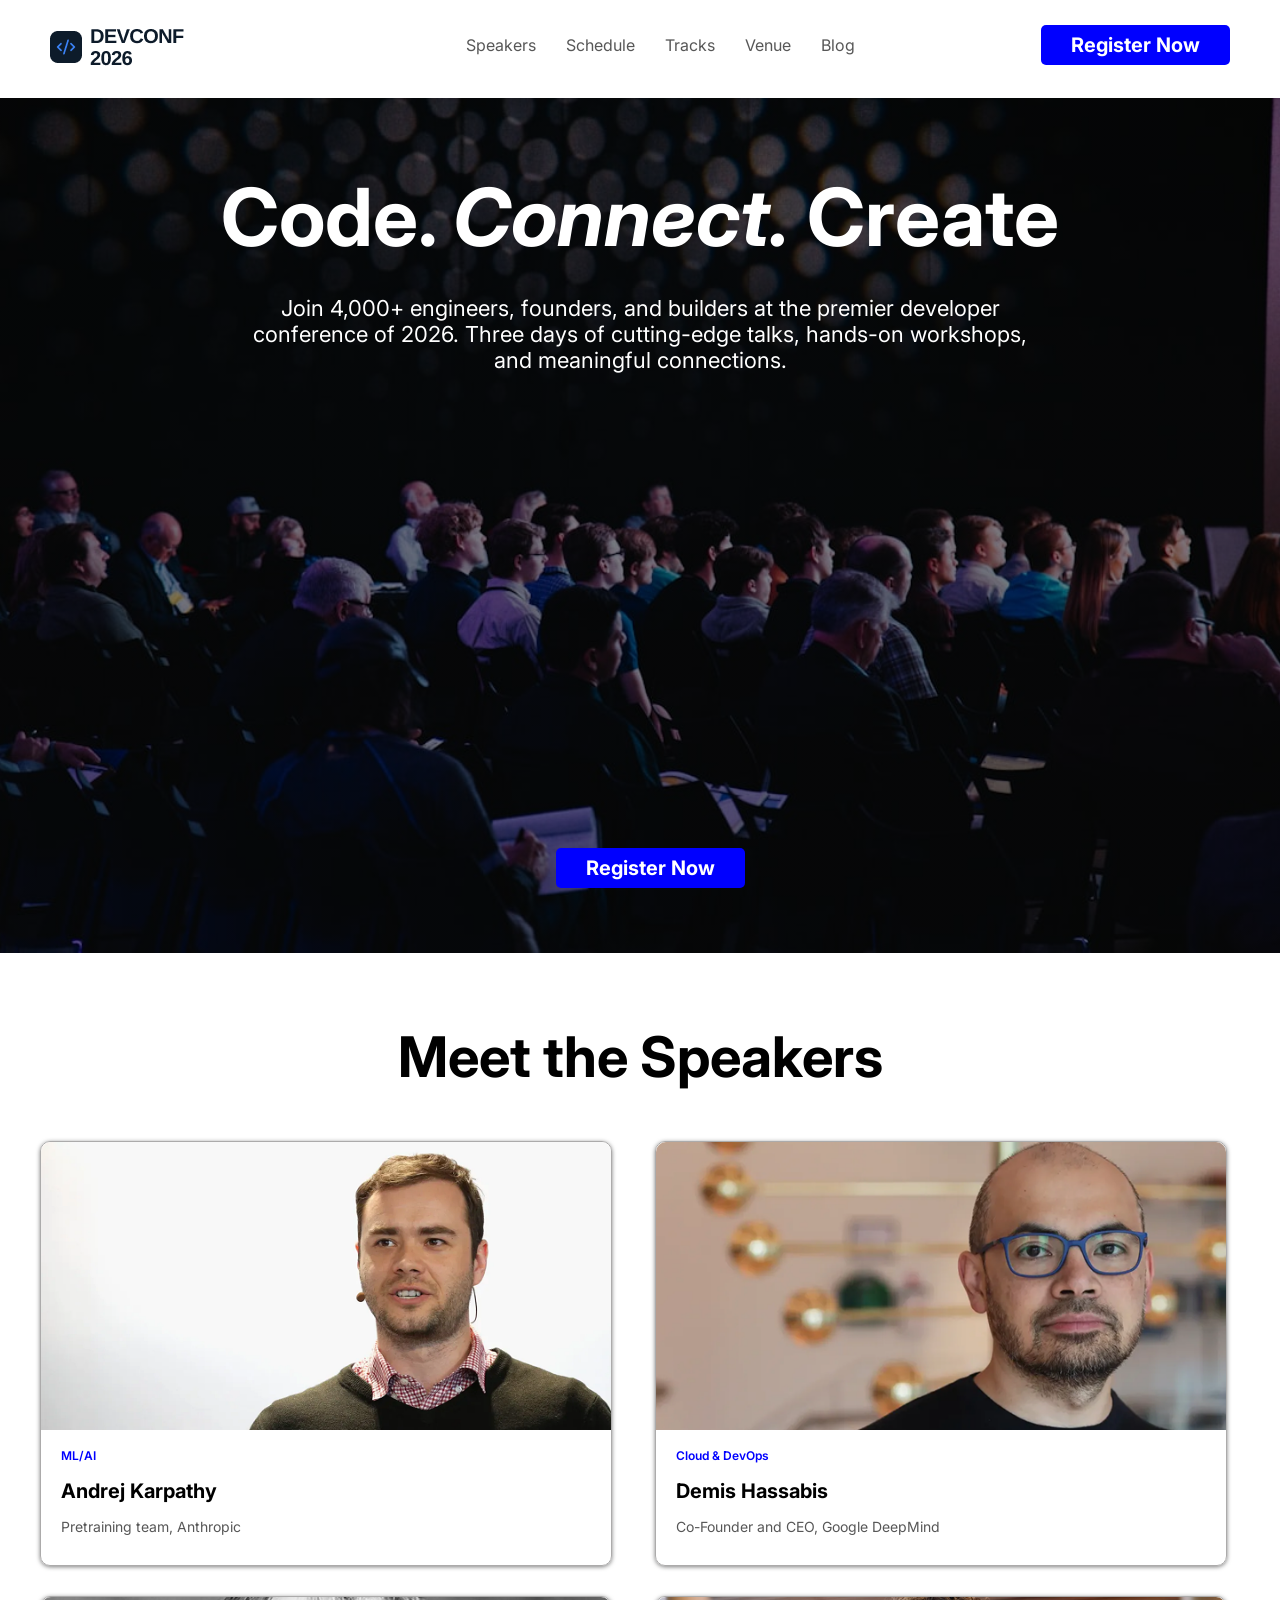
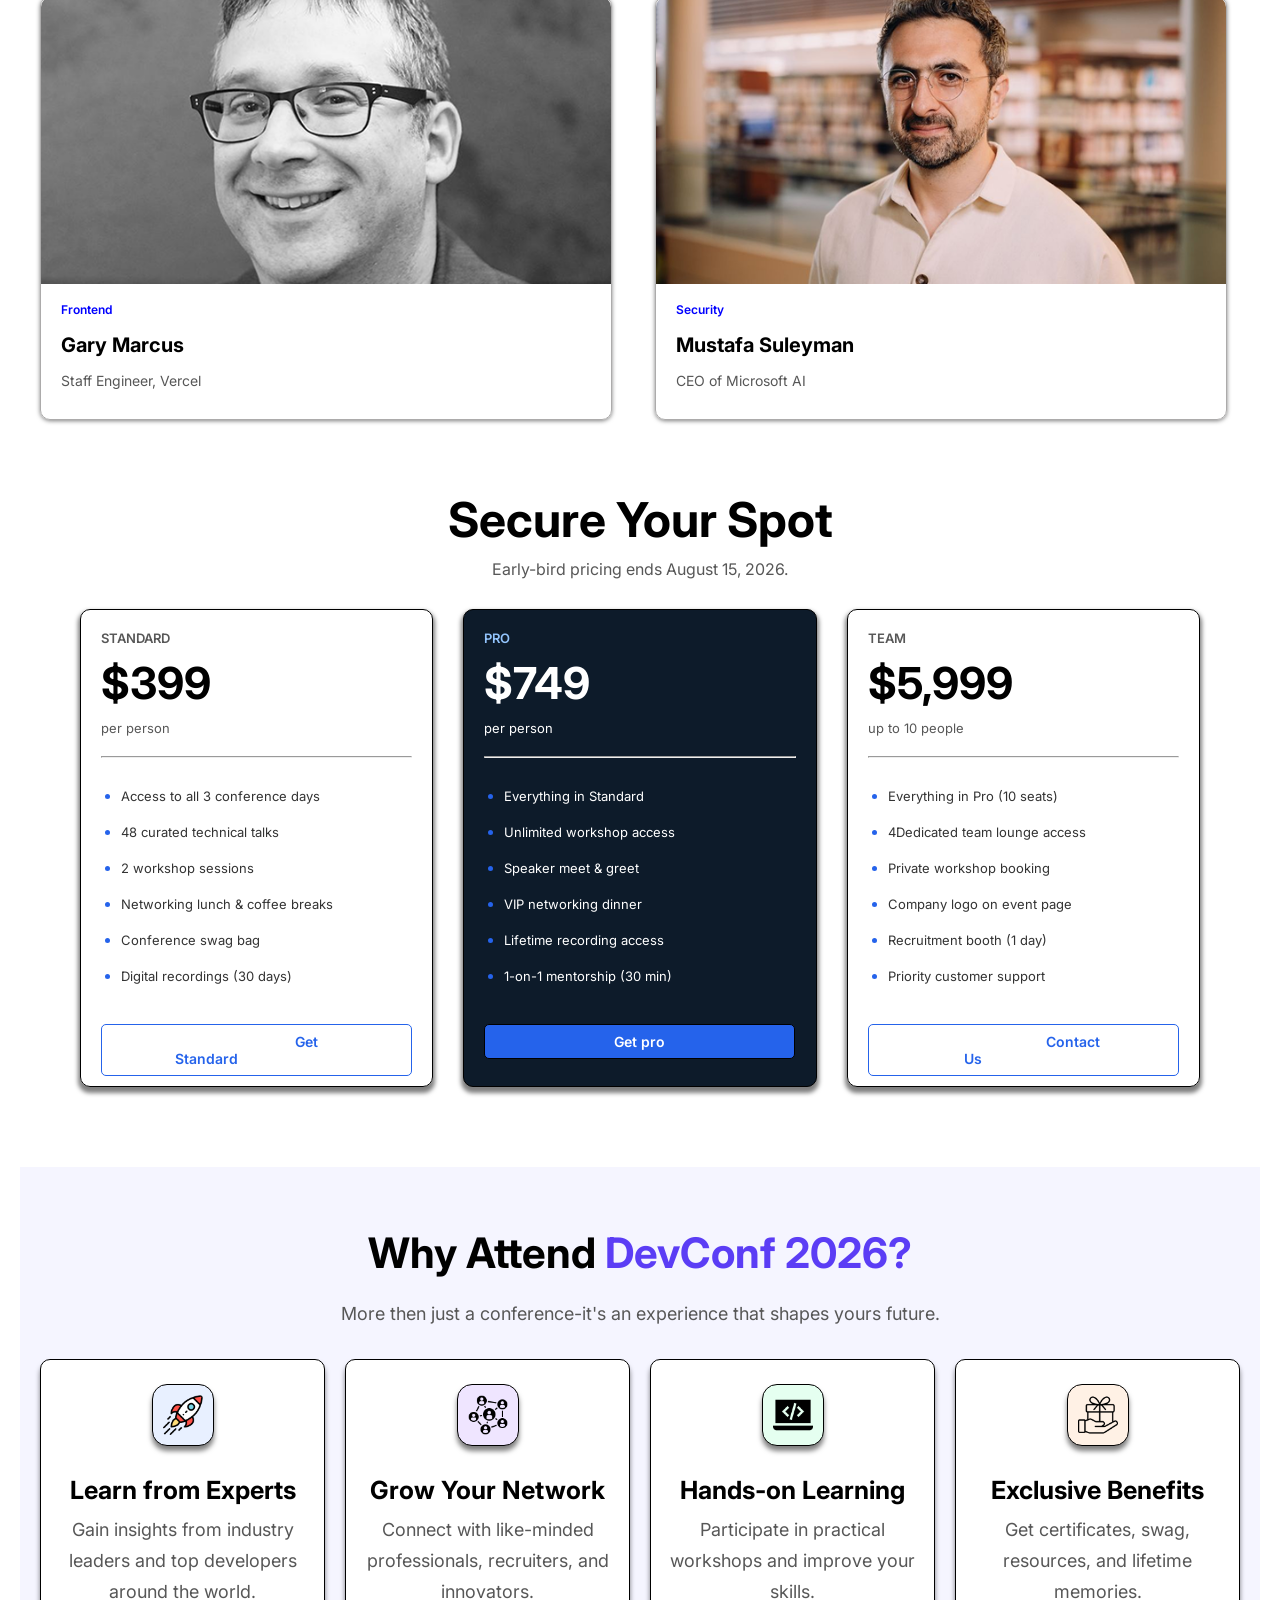
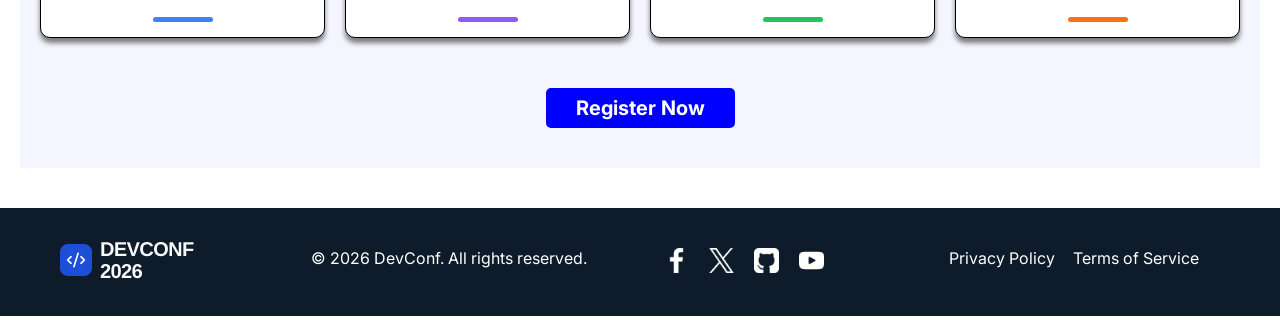
<file: index.html>
<!DOCTYPE html>
<html lang="en">
<head>
    <meta charset="UTF-8">
    <meta name="viewport" content="width=device-width, initial-scale=1.0">
    <title>DevConf2026</title>
    <link rel="stylesheet" href="./style.css">

    <link rel="preconnect" href="https://fonts.googleapis.com">
<link rel="preconnect" href="https://fonts.gstatic.com" crossorigin>
<link href="https://fonts.googleapis.com/css2?family=Inter:ital,opsz,wght@0,14..32,100..900;1,14..32,100..900&display=swap" rel="stylesheet">
</head>
<body>
                <!-- progect start  -->

    <header class="container styke">
    <!-- navber start -->
        <nav class="nav">
            <div class="logo">
                <a href="index.html"><img src="./image/logo.png" alt="Logo"></a>
            </div>
            <div class="menu">
                <ul>
                    <li><a href="speakers">Speakers</a></li>
                    <li><a href="schedule">Schedule</a></li>
                    <li><a href="tracks">Tracks</a></li>
                    <li><a href="venue">Venue</a></li>
                    <li><a href="blog">Blog</a></li>
                </ul> 
            </div>
            <div class="button">
                <button class="common-btn nav-btn"><a href="#">Register Now</a></button>
            </div>
        </nav>
    </header>
 <!-- nav end  -->
<!-- baner part start -->
    <section class="baner">
        
        <div class="container">
            <div class="baner-text">
                <h1>Code. <em>Connect.</em> Create</h1>
                <p>Join 4,000+ engineers, founders, and builders at the premier developer conference of 2026. Three days of cutting-edge talks, hands-on workshops, and meaningful connections.</p>
                <button class="common-btn baner-btn"><a href="#">Register Now</a></button>
            </div>
        </div>
        
    </section>
<!-- baner end -->

<!-- meet part -->

<section class="meet-part">
    <div class="container">
        <div class="meet-text">
            <h2>
                Meet the Speakers
            </h2>
        </div>

        <!-- meet-card part -->
         <div class="meet-card">
            <div class="card">
                <img src="./image/andrej.png" alt=""><br>
                <div class="card-info">
                    <span class="info">ML/AI</span>
                    <h4>Andrej Karpathy</h4>
                    <p>Pretraining team, Anthropic</p>
                </div>
            </div>
            <div class="card">
                <img src="./image/demis.png" alt=""><br>
                <div class="card-info">
                    <span class="info">Cloud & DevOps</span>
                    <h4>Demis Hassabis</h4>
                    <p>Co-Founder and CEO, Google DeepMind</p>
                </div>
            </div>
            <div class="card">
                <img src="./image/gary.png" alt=""><br>
                <div class="card-info">
                    <span class="info">Frontend</span>
                    <h4>Gary Marcus</h4>
                    <p>Staff Engineer, Vercel</p>
                </div>
            </div>
            <div class="card">
                <img src="./image/mustafa.png" alt=""><br>
                <div class="card-info">
                    <span class="info">Security</span>
                    <h4>Mustafa Suleyman</h4>
                    <p>CEO of Microsoft AI</p>
                </div>
            </div>
        </div>
    </div>

</section>

<!-- meet part end -->


<!-- prize part -->

<section class="container">
    <div class="prize-part">
        <div class="prize-hading">
            <h2>
                Secure Your Spot</h2>
            <p>Early-bird pricing ends August 15, 2026.</p>
        </div>
        <!-- card  -->
        <div class="prize-card">
            <div class="prize">
                <p class="pp">Standard</p>
                <h4>$399</h4>
                <p>per person</p>
                <hr>
                <ul>
                    <li><p>Access to all 3 conference days</p></li>
                    <li><p>48 curated technical talks</p></li>
                    <li><p>2 workshop sessions</p></li>
                    <li><p>Networking lunch & coffee breaks</p></li>
                    <li><p>Conference swag bag</p></li>
                    <li><p>Digital recordings (30 days)</p></li>
                </ul>
                <button class="common-btn prize-btn"><a href="#">Get Standard</a></button>
            </div>
            <div class="prize card-2">
                <p class="pp card-2-p">Pro</p>
                <h4 class="card-prize-2-text">$749</h4>
                <p class="card-prize-2-text">per person</p>
                <hr>
                <ul class="card-prize-2-ul">
                    <li><p>Everything in Standard</p></li>
                    <li><p>Unlimited workshop access</p></li>
                    <li><p>Speaker meet & greet</p></li>
                    <li><p>VIP networking dinner</p></li>
                    <li><p>Lifetime recording access</p></li>
                    <li><p>1-on-1 mentorship (30 min)</p></li>
                </ul>
                <button class="common-btn prize-btn card-2-btn"><a href="#">Get pro</a></button>
            </div>
            <div class="prize">
                <p class="pp">Team</p>
                <h4>$5,999</h4>
                <p>up to 10 people</p>
                <hr>
                <ul>
                    <li><p>Everything in Pro (10 seats)</p></li>
                    <li><p>4Dedicated team lounge access</p></li>
                    <li><p>Private workshop booking</p></li>
                    <li><p>Company logo on event page</p></li>
                    <li><p>Recruitment booth (1 day)</p></li>
                    <li><p>Priority customer support</p></li>
                </ul>
                <button class="common-btn prize-btn card-3-btn"><a href="#">Contact Us</a></button>
            </div>
        </div>
    </div>
</section>

<!-- Prize end  -->

 <!-- Something Missing part start -->
<!-- why Attend devconf 2026  -->

<section class="container why-dev-body">
    <div class="why-dev-text">
        <h3>Why Attend <span class="why-ha">DevConf 2026?</span></h3>
        <p>More then just a conference-it's an experience that shapes yours future.</p>
    </div>
    <!-- why dev card part -->
    <div class="why-dev-card">
        <div class="why-card">
            <div class="dev-img">
                <img src="./image/startup.png" alt="">
            </div>
            <h5>Learn from Experts</h5>
            <p>Gain insights from industry leaders and top developers around the world.</p>
            <div class="line blue-line"></div>
        </div>
        <div class="why-card">
            <div class="dev-img purple">
                <img src="./image/community.png" alt="">
            </div>
            <h5>Grow Your Network</h5>
            <p>Connect with like-minded professionals, recruiters, and innovators.</p>
            <div class="line purple-line"></div>
        </div>
        <div class="why-card">
            <div class="dev-img green">
                <img src="./image/coding.png" alt="">
            </div>
            <h5>Hands-on Learning</h5>
            <p>Participate in practical workshops and improve your skills.</p>
            <div class="line green-line"></div>
        </div>
        <div class="why-card orange">
            <div class="dev-img">
                <img src="./image/gift-box.png" alt="">
            </div>
            <h5>Exclusive Benefits</h5>
            <p>Get certificates, swag, resources, and lifetime memories.</p>
            <div class="line orange-line"></div>
        </div>
    </div>
    <button class="common-btn why-btn"><a href="#">Register Now</a></button>
</section>

<!-- Something Missing part end  -->


<!-- footer part start  -->

<footer class="footer-part">
    <div class="container">
        <div class="footer-item"> 
            <div class="footer-img">
                <a href="index.html">
                    <img src="./image/footer-logo.png" alt="footer logo">
                </a>
            </div>
            <div class="footer-copyright">
                <p>© 2026 DevConf. All rights reserved.</p>
            </div>
            <div class="footer-icon">
                <div class="footer-icon-img">
                    <a href="https://www.facebook.com/" target="_blank">
                        <img src="./image/facebook-app-symbol.png" alt="facebook">
                    </a>
                    <a href="https://x.com/" target="_blank">
                        <img src="./image/twitter.png" alt="twitter">
                    </a>
                    <a href="https://github.com/" target="_blank">
                        <img src="./image/github-sign.png" alt="git hub">
                    </a>
                    <a href="https://www.youtube.com/" target="_blank">
                        <img src="./image/youtube.png" alt="youtube">

                    </a>
                </div>
            </div>
            <div class="footer-police">
                
                    <li><a href="#">Privacy Policy</a></li>
                    <li><a href="#">Terms of Service</a></li>
                
            </div>
        </div>
    </div>

</footer>
                                    <!-- progect End -->

</body>
</html>
</file>
<file: style.css>
*{
    font-family: "Inter", sans-serif;
    margin: 0;
    padding: 0;
    list-style: none;
}
a{
    text-decoration: none;
}

p{
    color: #575757;
}
.container{
    max-width: 1200px;
    margin: auto;
}
.common-btn{
    padding: 8px 10px;
    border-radius: 5px;
    font-weight: bold;
    font-size: 20px;
    border: none; 
    background-color: blue;   
}

header{
  position: sticky;
  top: 0;
  z-index: 1000;
  background: #fff;
}
.nav{
    margin: 15px 0px;
    display: flex;
    justify-content: space-between;
}
.logo{
    width: 250px;
}
.logo img{
    margin: 10px;
}
.menu{
    margin: 10px;
}
.menu ul{
    display: flex;
    justify-content: space-between;
    gap:10px;
    text-align: center;
    padding: 10px;
    
}
.menu ul li a{
    font-weight: 400;
    font-size: 16px;
    color: #575757;
    gap: 20px;
    margin: 0px 10px;
}
.menu ul li:hover a{
    color:blue;
}
.nav-btn{
    margin: 10px;
}
.common-btn a{
    padding: 0px 20px;
    color: #ffffff;
    
}

.button:hover .nav-btn{
    background: orange;
    color: black;
}

/* navber end  */


/* baner part start  */

.baner{
    background-image: linear-gradient(rgba(0, 0, 0, 0.5), rgba(0, 0, 0, 0.5)), 
                    url('./image/banner.jpg');
    background-size: cover;
    background-repeat: no-repeat;
    background-position: center;
    height: 100%;
}
.baner-text{
    margin: auto;
    color: #ffffff;
    
}
.baner-text h1{
    font-size: 80px;
    font-weight: bold;
    padding-top: 70px;
    text-align: center;
}
.baner-text p{
    font-size: 22px;
    font-weight: 400px;
    padding: 30px 50px;
    width: 800px;
    text-align: center;
    margin: auto;
    color: #ffffff;
}

.baner-btn {
    margin-top: 445px;
    margin-left: 43%;
    margin-bottom: 65px;
    text-align: center;
}

/* baner end  */

/* meet-part start  */
.meet-part{
    margin: 40px 0px;
}
.meet-part h2{
    text-align: center;
    margin: 20px 0px;
    padding: 30px 0px;
    font-size: 56px;
    font-weight: bold;
}


.meet-card{
    display: grid;
    grid-template-columns:repeat(2, 1fr);
    gap: 30px;
}
.card{
    width: 570px;
    border-radius: 10px;
    border: 1px solid rgb(172, 171, 171);
    padding: 0px 0px 20px 0px;
    box-shadow: 0 1px 4px rgba(0, 0, 0, 0.5);
}
.meet-card img{
    width: 100%;
    border-radius: 10px 10px 0 0;
}
.card-info{
    margin: 10px 5px;
    padding: 0px 15px;
}
.info{
    font-size: 12px;
    font-weight: 600;
    color: blue;
    padding-bottom: 10px;
}
.meet-card h4{
    font-size: 20px;
    font-weight: bold;
    padding: 15px 0px;
}
.meet-card p{
    font-size: 14px;
    font-weight: 400;
}

/* meet and  */
/* prize part start  */

.prize-part{
    margin:30px;
    padding: 20px 0px;
}
.prize-hading{
    text-align: center;
}
.prize-hading h2{
    font-size: 48px;
    font-weight: bold;
    padding: 10px 0px;
}
.prize-hading p{
    font-size: 16px;
    font-weight: 400;
}
.prize-card{
    display: flex;
    justify-content: space-between;
    gap: 10px;
    margin: 20px 10pxpx;
    padding: 20px 0px;    
}
.prize{
    width: 390px;
    border: 1px solid black;
    border-radius: 10px;
    margin: 10px 10px;
    padding: 10px 20px;
    box-shadow: 0px 4px 4px 2px rgba(0, 0, 0, 0.5);
}
.card-2{
    background: #0D1B2A;
}

.card-2-p{
    color: #93C5FD;
}

.prize p{
    padding: 10px 0px;
    font-size: 13px;
    font-weight: 400px;
}
.pp{
    text-transform: uppercase;
    font-weight: 600;
}
.prize h4{
    font-size: 44px;
    font-weight: bold;
}
.prize hr{
    margin: 10px 0;
}
.prize ul{
    margin: 20px 20px 30px 20px;
}

.prize li{
    list-style: disc;
    font-size: 14px;
    font-weight: 400;
    color: #2563EB;
}

.prize li p{
    color: #333333;
}
.prize-btn{
    font-size: 14px;
    font-weight:600;
    background-color: #ffffff;
    border: 1px solid #2563EB;
}
.prize-btn a{
    padding: 5px 100px;
    text-align: center;
    color: #2563EB;
}


.card-prize-2-text{
    color: #ffffff;
}
.card-prize-2-ul li p{
    color: #ffffff;
}
.card-2-btn{
    background-color: #2563EB;
    border: 1px solid black;
}
.card-2-btn a{
    color: #ffffff;
    padding: 0px 119px;
}
.card-3-btn{
        padding: 8px 17px;
}
.prize:hover{
    transition: all linear 0.4s;
    transform: scale(1.11);
    box-shadow: 5px 1px 4px rgba(0, 0, 0, 0.5);
    cursor: pointer;
}

/* prize end  */


/* why dev 2026 */
.why-dev-body{
    background: #f5f5ff;
    padding: 10px 20px 40px 20px;
    
}
.why-dev-text{
    margin: 30px 20px;
    text-align: center;
}
.why-dev-text h3{
    font-size: 42px;
    font-weight: bold;
    padding: 20px 10px;
}
.why-ha{
    color: #5b3df5;
}
.why-dev-text p{
    font-size: 18px;
    font-weight: 400px;
    padding: 5px 10px;
}

.why-dev-card{
    display: grid;
    grid-template-columns: repeat(4, 1fr);
    gap:20px;
    margin: 30px 0;
}
.why-card{
    background-color: #ffff;
    border-radius: 10px;
    border: 1px solid black;
    box-shadow: 0px 5px 5px rgba(0, 0, 0, 0.5);
    text-align: center;
    padding: 15px;
    
}
.dev-img{
    height: 80px;
    height: 80px;
    border-radius: 50%;
    margin: auto;
    display: flex;
    justify-content: center;
    align-items: center;
    
}
.dev-img img{
    width: 40px;
    padding: 10px;
    border-radius: 15px;
    overflow: hidden;
    border: 1px solid black;
    box-shadow: 0px 5px 5px rgba(0, 0, 0, 0.5);
    background-color:#e8f0ff;
}
.purple img{
    background-color: #efe5ff;
}
.green img{
 background: #e5fff0;
}
.orange img{
    background: #fff1e5;
}
.why-card h5{
    margin: 20px 0 10px;
    font-size: 25px;
    /* text-align: centers; */
}
.why-card p{
    font-size: 18px;
    line-height: 1.7;
    /* text-align: centers; */
}
.line{
 margin:10px auto 0px;
 height: 5px;
 width: 60px;
 border-radius: 20px;
}
.blue-line{
    background: #3d82f6;
}
.purple-line{
    background:#8b5cf6;
}
.green-line{
    background:#22c55e;
}
.orange-line{
    background:#f97316;
}

.why-btn{
    margin: 50px auto 0px;
    display: flex;
    justify-content: center;
}

/* Something Missing part end */

/* footer part start  */
.footer-part{
    background: #0D1B2A;
    margin-top: 40px;
}
.footer-item{
    margin: 10px auto;
    padding: 20px;
    display: flex;
    justify-content: space-between;
    gap: 10px;
}
.footer-img{
    width: 200px;
    padding: 10px 0;
}
.footer-copyright{
    width: 400px;
    margin: 10px;
    padding: 10px 0px;
}
.footer-copyright p{
    font-size: 16px;
    color: #ffffff;
    text-align: center;
}
.footer-icon{
    width: 290px;
   
}
.footer-icon-img{
    display: flex;
}

.footer-icon-img a{
    width:25px;
    height: 25px;
    
    gap: 10px;
    margin: 10px;
    padding: 10px 0px;
}
.footer-icon a img{
    width: 100%;
    filter: brightness(0) invert(1);
}
.footer-icon-img a:hover img{
    filter: brightness(0) saturate(100%) invert(34%) sepia(99%) saturate(2160%)
            hue-rotate(201deg) brightness(98%) contrast(101%); 
}

.footer-police{
    width: 290px;
    gap: 20px;
    margin: 10px;
    padding: 10px 0px;
}
.footer-police li{
    display: inline-flex;
}
.footer-police a{
    color: #fff;
    font-size: 16px;
    padding: 0px 7px;

}

.footer-police li:hover a{
    color: #2563EB;

}
</file>
